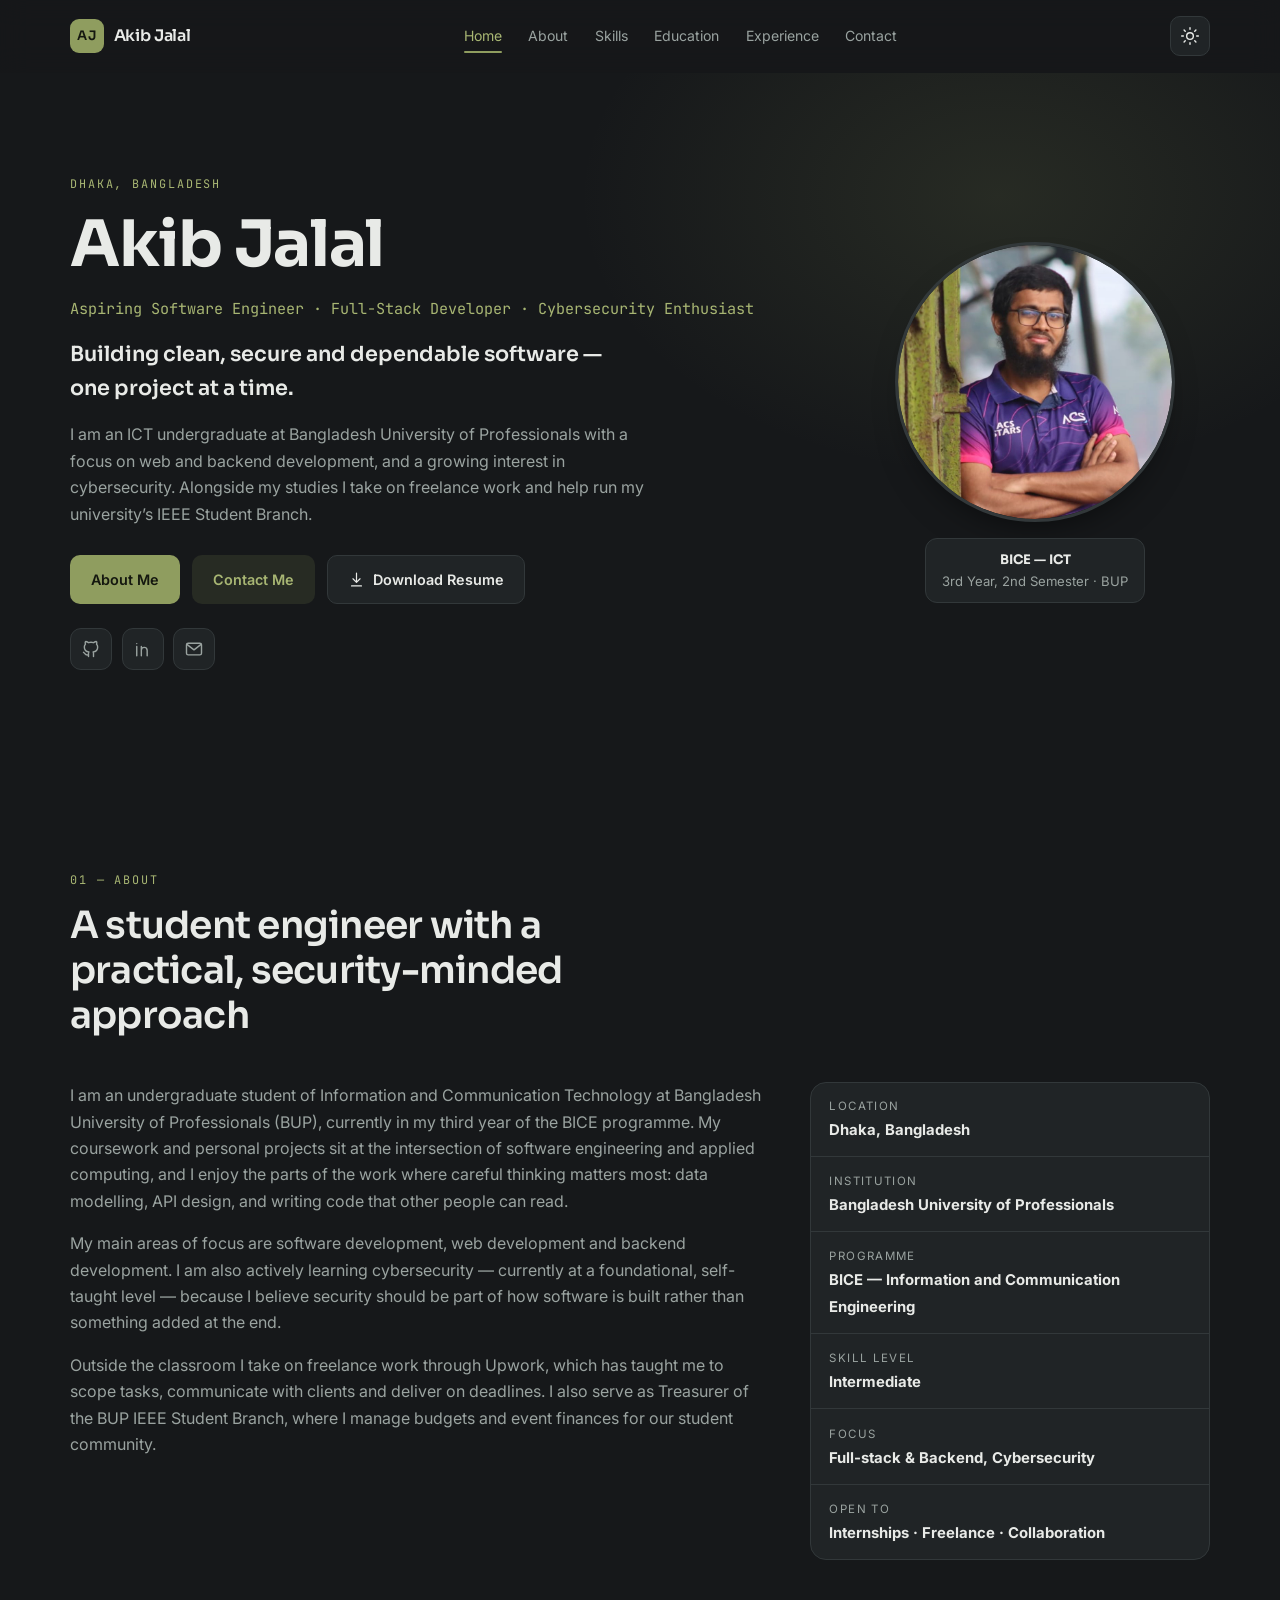
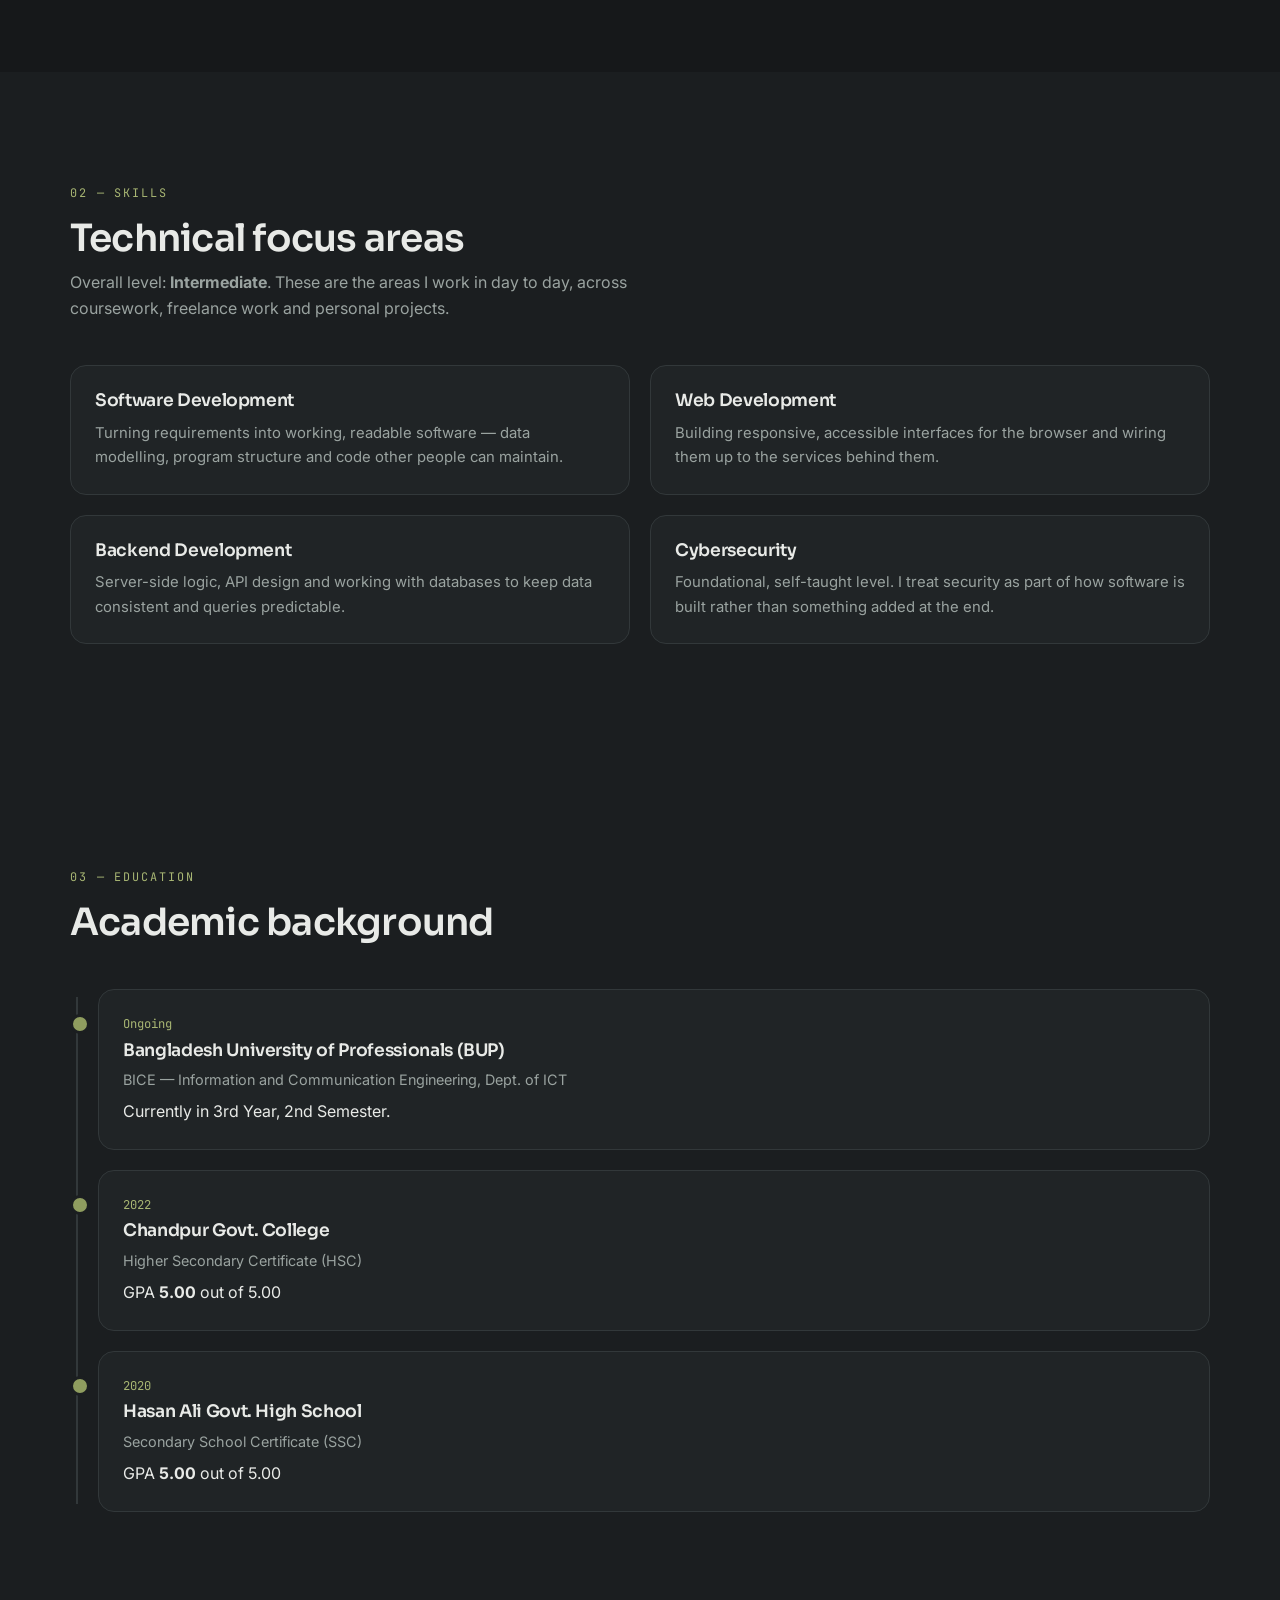
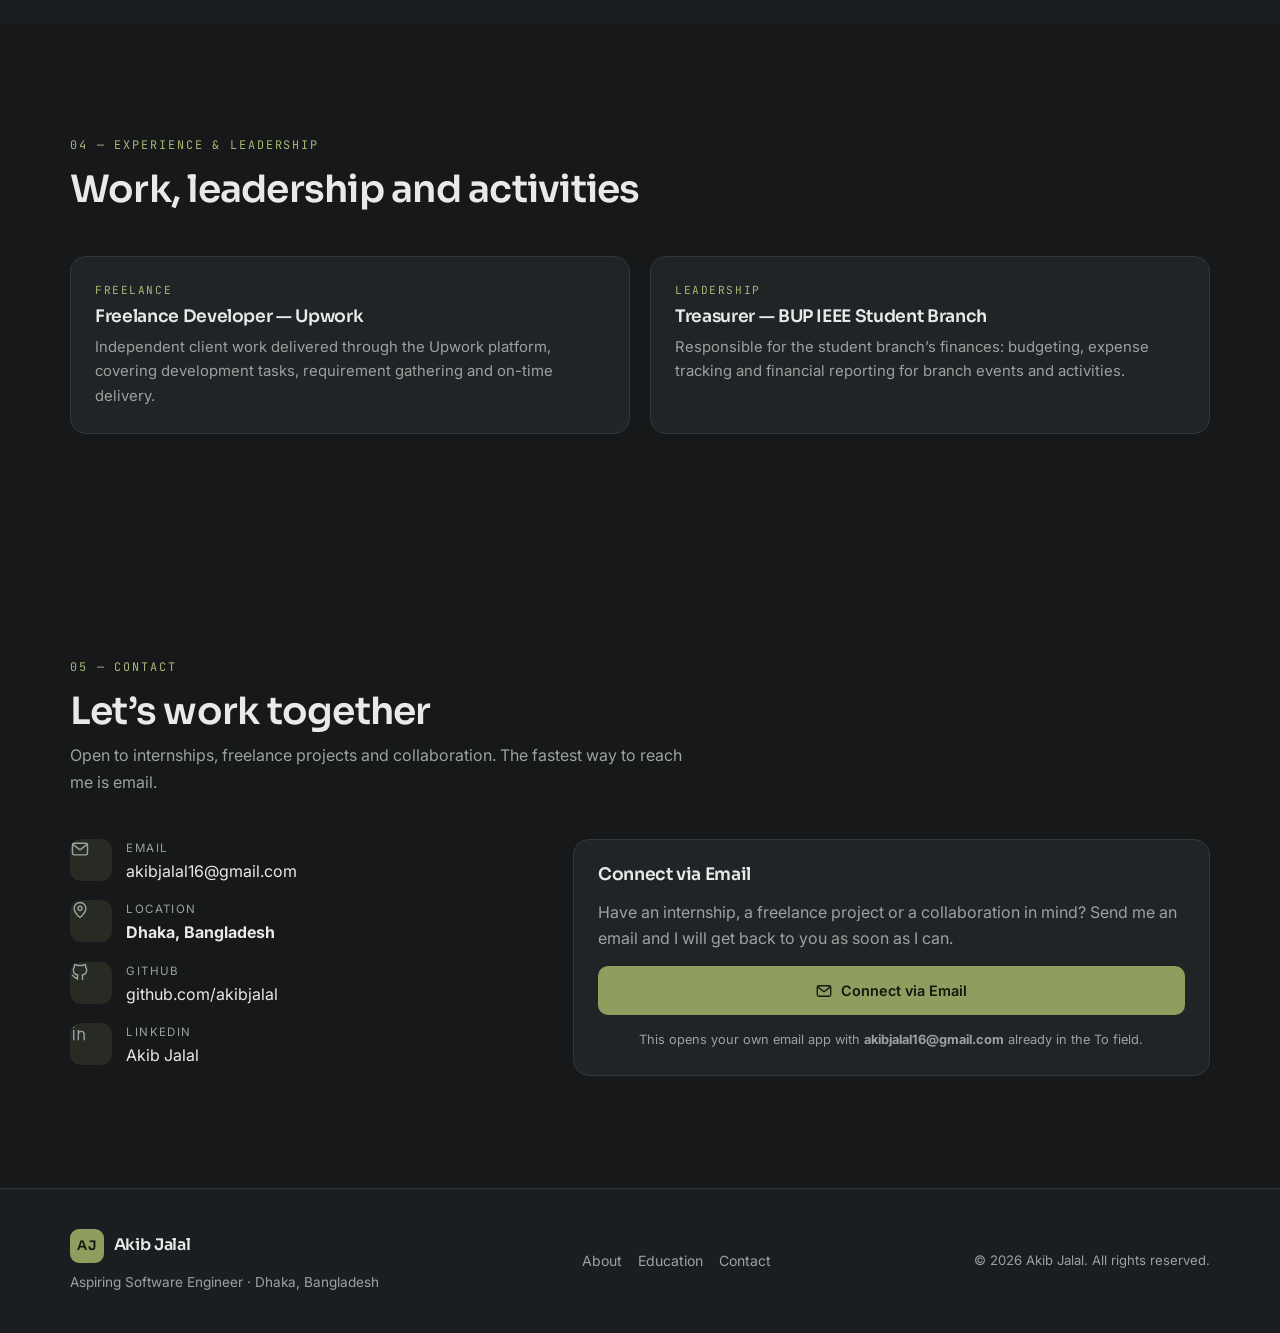
<file: index.html>
<!DOCTYPE html>
<html lang="en" data-theme="dark">
<head>
<meta charset="utf-8" />
<meta name="viewport" content="width=device-width, initial-scale=1" />
<title>Akib Jalal | Aspiring Software Engineer &amp; Developer</title>
<meta name="description" content="Portfolio of Akib Jalal, an ICT (BICE) student at Bangladesh University of Professionals interested in software engineering, full-stack web development and cybersecurity." />
<meta name="author" content="Akib Jalal" />
<meta name="keywords" content="Akib Jalal, software engineer, full-stack developer, web developer, cybersecurity, BUP, ICT, Dhaka, portfolio" />
<meta name="theme-color" content="#1c1e1c" />

<!-- Social preview -->
<meta property="og:type" content="website" />
<meta property="og:title" content="Akib Jalal | Aspiring Software Engineer &amp; Developer" />
<meta property="og:description" content="Student developer from Dhaka, Bangladesh. Full-stack web development and cybersecurity." />
<meta name="twitter:card" content="summary_large_image" />
<meta name="twitter:title" content="Akib Jalal | Aspiring Software Engineer &amp; Developer" />
<meta name="twitter:description" content="Student developer from Dhaka, Bangladesh. Full-stack web development and cybersecurity." />

<!-- Favicon placeholder: replace [data-uri] with your own -->
<link rel="icon" href="[data-uri]" type="image/svg+xml" />
<link rel="preconnect" href="https://fonts.googleapis.com" />
<link rel="preconnect" href="https://fonts.gstatic.com" crossorigin />
<link href="https://fonts.googleapis.com/css2?family=Sora:wght@400;600;700&family=Inter:wght@400;500;600&family=JetBrains+Mono:wght@400;500&display=swap" rel="stylesheet" />
<link rel="stylesheet" href="style.css" />
</head>
<body>
<a class="skip-link" href="#main">Skip to content</a>

<header class="nav" id="nav">
  <div class="container nav__inner">
    <a class="brand" href="#home">
      <span class="brand__mark">AJ</span>
      <span class="brand__text">Akib&nbsp;Jalal</span>
    </a>

    <nav class="nav__links" id="navLinks" aria-label="Primary">
      <a href="#home">Home</a>
      <a href="#about">About</a>
      <a href="#skills">Skills</a>
      <a href="#education">Education</a>
      <a href="#experience">Experience</a>
      <a href="#contact">Contact</a>
    </nav>

    <div class="nav__actions">
      <button class="icon-btn" id="themeToggle" type="button" aria-label="Toggle colour theme">
        <svg class="i-sun" viewBox="0 0 24 24" aria-hidden="true"><circle cx="12" cy="12" r="4"/><path d="M12 2v2M12 20v2M2 12h2M20 12h2M4.9 4.9l1.4 1.4M17.7 17.7l1.4 1.4M19.1 4.9l-1.4 1.4M6.3 17.7l-1.4 1.4"/></svg>
        <svg class="i-moon" viewBox="0 0 24 24" aria-hidden="true"><path d="M21 12.8A9 9 0 1 1 11.2 3a7 7 0 0 0 9.8 9.8z"/></svg>
      </button>
      <button class="icon-btn nav__burger" id="burger" type="button" aria-label="Open menu" aria-expanded="false" aria-controls="navLinks">
        <span></span><span></span><span></span>
      </button>
    </div>
  </div>
</header>

<main id="main">

  <!-- ============ HERO ============ -->
  <section class="hero" id="home">
    <div class="container hero__grid">
      <div class="hero__copy reveal">
        <p class="eyebrow">Dhaka, Bangladesh</p>
        <h1>Akib&nbsp;Jalal</h1>
        <p class="hero__title">Aspiring Software Engineer&nbsp;· Full-Stack Developer&nbsp;· Cybersecurity Enthusiast</p>
        <p class="hero__tagline">Building clean, secure and dependable software — one project at a time.</p>
        <p class="hero__intro">
          I am an ICT undergraduate at Bangladesh University of Professionals with a focus on
          web and backend development, and a growing interest in cybersecurity. Alongside my
          studies I take on freelance work and help run my university&rsquo;s IEEE Student Branch.
        </p>

        <div class="hero__cta">
          <a class="btn btn--primary" href="#about">About Me</a>
          <a class="btn btn--ghost" href="#contact">Contact Me</a>
          <!-- Replace [data-uri] with your real CV, keep the filename to avoid edits -->
          <a class="btn btn--outline" href="[data-uri]" download>
            <svg viewBox="0 0 24 24" aria-hidden="true"><path d="M12 3v12M7 11l5 5 5-5M5 21h14"/></svg>
            Download Resume
          </a>
        </div>

        <ul class="socials" aria-label="Professional profiles">
          <li><a class="social" href="https://github.com/akibjalal" target="_blank" rel="noopener noreferrer" aria-label="GitHub profile" title="GitHub">
            <svg viewBox="0 0 24 24" aria-hidden="true"><path d="M9 19c-4.3 1.4-4.3-2.5-6-3m12 5v-3.5c0-1 .1-1.4-.5-2 2.8-.3 5.5-1.4 5.5-6a4.6 4.6 0 0 0-1.3-3.2 4.2 4.2 0 0 0-.1-3.2s-1.1-.3-3.5 1.3a12 12 0 0 0-6.2 0C6.5 2.8 5.4 3.1 5.4 3.1a4.2 4.2 0 0 0-.1 3.2A4.6 4.6 0 0 0 4 9.5c0 4.6 2.7 5.7 5.5 6-.6.6-.6 1.2-.5 2V21"/></svg></a></li>
          <li><a class="social" href="https://www.linkedin.com/in/akib-jalal-54479b424" target="_blank" rel="noopener noreferrer" aria-label="LinkedIn profile" title="LinkedIn">
            <svg viewBox="0 0 24 24" aria-hidden="true"><path d="M4.5 9v11M4.5 5.5v.01M10 20V9m0 4.5c0-2 1.4-3.5 3.4-3.5S17 11.4 17 13.8V20"/></svg></a></li>
          <li><a class="social" href="mailto:akibjalal16@gmail.com" aria-label="Email Akib Jalal" title="Email">
            <svg viewBox="0 0 24 24" aria-hidden="true"><rect x="3" y="5" width="18" height="14" rx="2"/><path d="M3.5 6.5 12 13l8.5-6.5"/></svg></a></li>
        </ul>
      </div>

      <div class="hero__portrait reveal" aria-hidden="false">
        <div class="portrait">
          <img src="[data-uri]" alt="Portrait of Akib Jalal" width="800" height="800" />
        </div>
        <div class="portrait__badge">
          <strong>BICE &mdash; ICT</strong>
          <span>3rd Year, 2nd Semester &middot; BUP</span>
        </div>
      </div>
    </div>
  </section>

  <!-- ============ ABOUT ============ -->
  <section class="section" id="about">
    <div class="container">
      <header class="section__head reveal">
        <p class="eyebrow">01 &mdash; About</p>
        <h2>A student engineer with a practical, security-minded approach</h2>
      </header>

      <div class="about">
        <div class="about__text reveal">
          <p>
            I am an undergraduate student of Information and Communication Technology at
            Bangladesh University of Professionals (BUP), currently in my third year of the
            BICE programme. My coursework and personal projects sit at the intersection of
            software engineering and applied computing, and I enjoy the parts of the work
            where careful thinking matters most: data modelling, API design, and writing code
            that other people can read.
          </p>
          <p>
            My main areas of focus are software development, web development and backend
            development. I am also actively learning cybersecurity — currently at a foundational,
            self-taught level — because I believe security should be part of how software is
            built rather than something added at the end.
          </p>
          <p>
            Outside the classroom I take on freelance work through Upwork, which has taught me
            to scope tasks, communicate with clients and deliver on deadlines. I also serve as
            Treasurer of the BUP IEEE Student Branch, where I manage budgets and event finances
            for our student community.
          </p>
        </div>

        <ul class="about__facts reveal">
          <li><span>Location</span><strong>Dhaka, Bangladesh</strong></li>
          <li><span>Institution</span><strong>Bangladesh University of Professionals</strong></li>
          <li><span>Programme</span><strong>BICE &mdash; Information and Communication Engineering</strong></li>
          <li><span>Skill level</span><strong>Intermediate</strong></li>
          <li><span>Focus</span><strong>Full-stack &amp; Backend, Cybersecurity</strong></li>
          <li><span>Open to</span><strong>Internships &middot; Freelance &middot; Collaboration</strong></li>
        </ul>
      </div>
    </div>
  </section>

  <!-- ============ SKILLS ============ -->
  <section class="section section--alt" id="skills">
    <div class="container">
      <header class="section__head reveal">
        <p class="eyebrow">02 &mdash; Skills</p>
        <h2>Technical focus areas</h2>
        <p class="section__sub">
          Overall level: <strong>Intermediate</strong>. These are the areas I work in day to day,
          across coursework, freelance work and personal projects.
        </p>
      </header>

      <!-- To list a specific technology: add <li class="tag">Name</li> inside a card's <ul class="tags"> -->
      <div class="grid grid--2">
        <article class="card skill-card reveal">
          <h3>Software Development</h3>
          <p>Turning requirements into working, readable software — data modelling,
             program structure and code other people can maintain.</p>
        </article>
        <article class="card skill-card reveal">
          <h3>Web Development</h3>
          <p>Building responsive, accessible interfaces for the browser and wiring them
             up to the services behind them.</p>
        </article>
        <article class="card skill-card reveal">
          <h3>Backend Development</h3>
          <p>Server-side logic, API design and working with databases to keep data
             consistent and queries predictable.</p>
        </article>
        <article class="card skill-card reveal">
          <h3>Cybersecurity</h3>
          <p>Foundational, self-taught level. I treat security as part of how software is
             built rather than something added at the end.</p>
        </article>
      </div>
    </div>
  </section>

  <!-- ============ EDUCATION ============ -->
  <section class="section section--alt" id="education">
    <div class="container">
      <header class="section__head reveal">
        <p class="eyebrow">03 &mdash; Education</p>
        <h2>Academic background</h2>
      </header>

      <ol class="timeline">
        <li class="timeline__item reveal">
          <div class="card">
            <p class="timeline__when">Ongoing</p>
            <h3>Bangladesh University of Professionals (BUP)</h3>
            <p class="timeline__meta">BICE &mdash; Information and Communication Engineering, Dept. of ICT</p>
            <p>Currently in 3rd Year, 2nd Semester.</p>
          </div>
        </li>
        <li class="timeline__item reveal">
          <div class="card">
            <p class="timeline__when">2022</p>
            <h3>Chandpur Govt. College</h3>
            <p class="timeline__meta">Higher Secondary Certificate (HSC)</p>
            <p>GPA <strong>5.00</strong> out of 5.00</p>
          </div>
        </li>
        <li class="timeline__item reveal">
          <div class="card">
            <p class="timeline__when">2020</p>
            <h3>Hasan Ali Govt. High School</h3>
            <p class="timeline__meta">Secondary School Certificate (SSC)</p>
            <p>GPA <strong>5.00</strong> out of 5.00</p>
          </div>
        </li>
      </ol>
    </div>
  </section>

  <!-- ============ EXPERIENCE ============ -->
  <section class="section" id="experience">
    <div class="container">
      <header class="section__head reveal">
        <p class="eyebrow">04 &mdash; Experience &amp; Leadership</p>
        <h2>Work, leadership and activities</h2>
      </header>

      <div class="grid grid--2">
        <article class="card exp reveal">
          <p class="exp__kind">Freelance</p>
          <h3>Freelance Developer &mdash; Upwork</h3>
          <p>Independent client work delivered through the Upwork platform, covering
             development tasks, requirement gathering and on-time delivery.</p>
        </article>

        <article class="card exp reveal">
          <p class="exp__kind">Leadership</p>
          <h3>Treasurer &mdash; BUP IEEE Student Branch</h3>
          <p>Responsible for the student branch&rsquo;s finances: budgeting, expense tracking
             and financial reporting for branch events and activities.</p>
        </article>
      </div>
    </div>
  </section>

  <!-- ============ CONTACT ============ -->
  <section class="section" id="contact">
    <div class="container">
      <header class="section__head reveal">
        <p class="eyebrow">05 &mdash; Contact</p>
        <h2>Let&rsquo;s work together</h2>
        <p class="section__sub">Open to internships, freelance projects and collaboration. The
           fastest way to reach me is email.</p>
      </header>

      <div class="contact">
        <ul class="contact__details reveal">
          <li>
            <span class="contact__ico"><svg viewBox="0 0 24 24" aria-hidden="true"><rect x="3" y="5" width="18" height="14" rx="2"/><path d="M3.5 6.5 12 13l8.5-6.5"/></svg></span>
            <div><span>Email</span><a href="mailto:akibjalal16@gmail.com">akibjalal16@gmail.com</a></div>
          </li>
          <li>
            <span class="contact__ico"><svg viewBox="0 0 24 24" aria-hidden="true"><path d="M12 21s7-5.6 7-11a7 7 0 1 0-14 0c0 5.4 7 11 7 11z"/><circle cx="12" cy="10" r="2.5"/></svg></span>
            <div><span>Location</span><strong>Dhaka, Bangladesh</strong></div>
          </li>
          <li>
            <span class="contact__ico"><svg viewBox="0 0 24 24" aria-hidden="true"><path d="M9 19c-4.3 1.4-4.3-2.5-6-3m12 5v-3.5c0-1 .1-1.4-.5-2 2.8-.3 5.5-1.4 5.5-6a4.6 4.6 0 0 0-1.3-3.2 4.2 4.2 0 0 0-.1-3.2s-1.1-.3-3.5 1.3a12 12 0 0 0-6.2 0C6.5 2.8 5.4 3.1 5.4 3.1a4.2 4.2 0 0 0-.1 3.2A4.6 4.6 0 0 0 4 9.5c0 4.6 2.7 5.7 5.5 6-.6.6-.6 1.2-.5 2V21"/></svg></span>
            <div><span>GitHub</span><a href="https://github.com/akibjalal" target="_blank" rel="noopener noreferrer">github.com/akibjalal</a></div>
          </li>
          <li>
            <span class="contact__ico"><svg viewBox="0 0 24 24" aria-hidden="true"><path d="M4.5 9v11M4.5 5.5v.01M10 20V9m0 4.5c0-2 1.4-3.5 3.4-3.5S17 11.4 17 13.8V20"/></svg></span>
            <div><span>LinkedIn</span><a href="https://www.linkedin.com/in/akib-jalal-54479b424" target="_blank" rel="noopener noreferrer">Akib Jalal</a></div>
          </li>
        </ul>

        <!-- No backend required: opens the visitor's own email client -->
        <div class="card contact__cta reveal">
          <h3>Connect via Email</h3>
          <p>Have an internship, a freelance project or a collaboration in mind? Send me an
             email and I will get back to you as soon as I can.</p>
          <a class="btn btn--primary btn--block" href="mailto:akibjalal16@gmail.com?subject=Hello%20Akib">
            <svg viewBox="0 0 24 24" aria-hidden="true"><rect x="3" y="5" width="18" height="14" rx="2"/><path d="M3.5 6.5 12 13l8.5-6.5"/></svg>
            Connect via Email
          </a>
          <p class="form-note">This opens your own email app with <strong>akibjalal16@gmail.com</strong> already in the To field.</p>
        </div>
      </div>
    </div>
  </section>
</main>

<footer class="footer">
  <div class="container footer__inner">
    <div>
      <a class="brand" href="#home"><span class="brand__mark">AJ</span><span class="brand__text">Akib Jalal</span></a>
      <p class="footer__note">Aspiring Software Engineer · Dhaka, Bangladesh</p>
    </div>
    <nav class="footer__links" aria-label="Footer">
      <a href="#about">About</a><a href="#education">Education</a><a href="#contact">Contact</a>
    </nav>
    <p class="footer__copy">&copy; <span id="year">2026</span> Akib Jalal. All rights reserved.</p>
  </div>
</footer>

<script>
/* =========================================================
   Akib Jalal — Portfolio behaviour
   Plain JavaScript, no dependencies, no backend.
   ========================================================= */
(function () {
  "use strict";

  /* ---------- 1. Theme (dark is the default) ---------- */
  var root = document.documentElement;
  var THEME_KEY = "aj-theme";

  try {
    var saved = localStorage.getItem(THEME_KEY);
    if (saved === "light" || saved === "dark") root.setAttribute("data-theme", saved);
  } catch (e) { /* storage unavailable — keep the default theme */ }

  var themeToggle = document.getElementById("themeToggle");
  themeToggle.addEventListener("click", function () {
    var next = root.getAttribute("data-theme") === "light" ? "dark" : "light";
    root.setAttribute("data-theme", next);
    try { localStorage.setItem(THEME_KEY, next); } catch (e) {}
  });

  /* ---------- 2. Mobile navigation ---------- */
  var burger = document.getElementById("burger");
  var navLinks = document.getElementById("navLinks");

  function closeMenu() {
    navLinks.classList.remove("is-open");
    burger.setAttribute("aria-expanded", "false");
    burger.setAttribute("aria-label", "Open menu");
  }

  burger.addEventListener("click", function () {
    var open = navLinks.classList.toggle("is-open");
    burger.setAttribute("aria-expanded", String(open));
    burger.setAttribute("aria-label", open ? "Close menu" : "Open menu");
  });

  navLinks.addEventListener("click", function (event) {
    if (event.target.tagName === "A") closeMenu();
  });

  document.addEventListener("keydown", function (event) {
    if (event.key === "Escape") closeMenu();
  });

  /* ---------- 3. Sticky header state ---------- */
  var nav = document.getElementById("nav");
  function onScroll() {
    nav.classList.toggle("is-scrolled", window.scrollY > 8);
  }
  onScroll();
  window.addEventListener("scroll", onScroll, { passive: true });

  /* ---------- 4. Reveal on scroll ---------- */
  var revealables = document.querySelectorAll(".reveal");
  if ("IntersectionObserver" in window) {
    var revealObserver = new IntersectionObserver(function (entries) {
      entries.forEach(function (entry, index) {
        if (!entry.isIntersecting) return;
        entry.target.style.transitionDelay = Math.min(index * 60, 240) + "ms";
        entry.target.classList.add("is-visible");
        revealObserver.unobserve(entry.target);
      });
    }, { threshold: 0.12, rootMargin: "0px 0px -60px" });

    revealables.forEach(function (el) { revealObserver.observe(el); });
  } else {
    revealables.forEach(function (el) { el.classList.add("is-visible"); });
  }

  /* ---------- 5. Highlight the section currently in view ---------- */
  var links = Array.prototype.slice.call(navLinks.querySelectorAll("a"));
  var sections = links
    .map(function (link) { return document.querySelector(link.getAttribute("href")); })
    .filter(Boolean);

  if ("IntersectionObserver" in window && sections.length) {
    var sectionObserver = new IntersectionObserver(function (entries) {
      entries.forEach(function (entry) {
        if (!entry.isIntersecting) return;
        links.forEach(function (link) {
          link.classList.toggle("is-active", link.getAttribute("href") === "#" + entry.target.id);
        });
      });
    }, { rootMargin: "-45% 0px -50% 0px" });

    sections.forEach(function (section) { sectionObserver.observe(section); });
  }

  /* ---------- 6. Placeholder links stay inert until real URLs are added ---------- */
  document.querySelectorAll("[data-placeholder]").forEach(function (el) {
    el.addEventListener("click", function (event) { event.preventDefault(); });
  });

  /* ---------- 7. Footer year ---------- */
  document.getElementById("year").textContent = String(new Date().getFullYear());
})();

</script>
</body>
</html>
</file>
<file: style.css>
/* =========================================================
   Akib Jalal — Portfolio stylesheet
   Palette: charcoal grey + dark olive. Dark mode is default.
   ========================================================= */

/* ---------- Design tokens ---------- */
:root,
[data-theme="dark"] {
  --bg:            #16181a;
  --bg-alt:        #1b1e20;
  --surface:       #202426;
  --surface-2:     #262b2c;
  --border:        #32383a;
  --text:          #e8eae7;
  --text-muted:    #9aa3a0;
  --accent:        #8f9d5f;   /* dark olive */
  --accent-strong: #a8b673;
  --accent-soft:   rgba(143, 157, 95, 0.14);
  --accent-fg:     #14170f;
  --shadow:        0 18px 40px -24px rgba(0, 0, 0, 0.85);
  --ring:          rgba(143, 157, 95, 0.45);
}

[data-theme="light"] {
  --bg:            #f6f6f3;
  --bg-alt:        #efefe9;
  --surface:       #ffffff;
  --surface-2:     #f2f3ed;
  --border:        #dcdcd3;
  --text:          #23272a;
  --text-muted:    #5f6a66;
  --accent:        #5d6b34;
  --accent-strong: #4a5629;
  --accent-soft:   rgba(93, 107, 52, 0.12);
  --accent-fg:     #ffffff;
  --shadow:        0 18px 40px -28px rgba(30, 35, 30, 0.45);
  --ring:          rgba(93, 107, 52, 0.35);
}

* { box-sizing: border-box; }

html {
  scroll-behavior: smooth;
  scroll-padding-top: 88px;
  -webkit-text-size-adjust: 100%;
}

body {
  margin: 0;
  background: var(--bg);
  color: var(--text);
  font-family: "Inter", system-ui, -apple-system, "Segoe UI", sans-serif;
  font-size: 16px;
  line-height: 1.65;
  overflow-x: hidden;
  transition: background-color .3s ease, color .3s ease;
}

h1, h2, h3 {
  font-family: "Sora", "Inter", sans-serif;
  line-height: 1.2;
  letter-spacing: -0.02em;
  margin: 0 0 .5rem;
}
h1 { font-size: clamp(2.4rem, 6vw, 4rem); font-weight: 700; }
h2 { font-size: clamp(1.6rem, 3.4vw, 2.35rem); font-weight: 600; }
h3 { font-size: 1.08rem; font-weight: 600; }
p  { margin: 0 0 1rem; }
a  { color: inherit; text-decoration: none; }
img { max-width: 100%; display: block; }
ul, ol { margin: 0; padding: 0; list-style: none; }

svg {
  width: 20px; height: 20px;
  fill: none; stroke: currentColor;
  stroke-width: 1.7; stroke-linecap: round; stroke-linejoin: round;
}

:focus-visible {
  outline: 2px solid var(--accent-strong);
  outline-offset: 3px;
  border-radius: 6px;
}

.skip-link {
  position: absolute; left: -9999px; top: 0; z-index: 200;
  background: var(--accent); color: var(--accent-fg);
  padding: .6rem 1rem; border-radius: 0 0 8px 0;
}
.skip-link:focus { left: 0; }

.container {
  width: min(1140px, 100% - 2.5rem);
  margin-inline: auto;
}

.eyebrow {
  font-family: "JetBrains Mono", monospace;
  font-size: .74rem;
  letter-spacing: .16em;
  text-transform: uppercase;
  color: var(--accent-strong);
  margin-bottom: .75rem;
}
.muted { color: var(--text-muted); font-weight: 500; }

/* ---------- Navigation ---------- */
.nav {
  position: sticky; top: 0; z-index: 100;
  background: color-mix(in srgb, var(--bg) 82%, transparent);
  backdrop-filter: blur(14px);
  border-bottom: 1px solid transparent;
  transition: border-color .25s ease, background-color .25s ease;
}
.nav.is-scrolled { border-bottom-color: var(--border); }

.nav__inner {
  display: flex; align-items: center; justify-content: space-between;
  gap: 1rem; height: 72px;
}

.brand { display: inline-flex; align-items: center; gap: .6rem; font-weight: 600; }
.brand__mark {
  display: grid; place-items: center;
  width: 34px; height: 34px; border-radius: 9px;
  background: var(--accent); color: var(--accent-fg);
  font-family: "Sora", sans-serif; font-size: .82rem; letter-spacing: .04em;
}
.brand__text { font-family: "Sora", sans-serif; letter-spacing: -0.01em; }

.nav__links { display: flex; align-items: center; gap: .25rem; }
.nav__links a {
  position: relative;
  padding: .5rem .7rem; border-radius: 8px;
  font-size: .88rem; color: var(--text-muted);
  transition: color .2s ease, background-color .2s ease;
}
.nav__links a:hover { color: var(--text); background: var(--surface-2); }
.nav__links a.is-active { color: var(--accent-strong); }
.nav__links a.is-active::after {
  content: ""; position: absolute; left: .7rem; right: .7rem; bottom: .18rem;
  height: 2px; border-radius: 2px; background: var(--accent);
}

.nav__actions { display: flex; align-items: center; gap: .5rem; }

.icon-btn {
  display: grid; place-items: center;
  width: 40px; height: 40px;
  border: 1px solid var(--border); border-radius: 10px;
  background: var(--surface); color: var(--text);
  cursor: pointer;
  transition: border-color .2s ease, background-color .2s ease, transform .2s ease;
}
.icon-btn:hover { border-color: var(--accent); transform: translateY(-1px); }

[data-theme="dark"] .i-sun  { display: block; }
[data-theme="dark"] .i-moon { display: none; }
[data-theme="light"] .i-sun  { display: none; }
[data-theme="light"] .i-moon { display: block; }

.nav__burger { display: none; flex-direction: column; gap: 4px; }
.nav__burger span {
  width: 17px; height: 2px; border-radius: 2px; background: currentColor;
  transition: transform .25s ease, opacity .2s ease;
}
.nav__burger[aria-expanded="true"] span:nth-child(1) { transform: translateY(6px) rotate(45deg); }
.nav__burger[aria-expanded="true"] span:nth-child(2) { opacity: 0; }
.nav__burger[aria-expanded="true"] span:nth-child(3) { transform: translateY(-6px) rotate(-45deg); }

/* ---------- Buttons ---------- */
.btn {
  display: inline-flex; align-items: center; justify-content: center; gap: .5rem;
  padding: .72rem 1.25rem;
  border: 1px solid transparent; border-radius: 10px;
  font-size: .9rem; font-weight: 600; cursor: pointer;
  transition: transform .2s ease, background-color .2s ease,
              border-color .2s ease, color .2s ease, box-shadow .2s ease;
}
.btn svg { width: 17px; height: 17px; }
.btn:hover { transform: translateY(-2px); }
.btn--primary { background: var(--accent); color: var(--accent-fg); }
.btn--primary:hover { background: var(--accent-strong); box-shadow: 0 10px 24px -14px var(--ring); }
.btn--outline { border-color: var(--border); background: var(--surface); color: var(--text); }
.btn--outline:hover { border-color: var(--accent); color: var(--accent-strong); }
.btn--ghost { background: var(--accent-soft); color: var(--accent-strong); }
.btn--ghost:hover { background: color-mix(in srgb, var(--accent) 24%, transparent); }
.btn--sm { padding: .5rem .9rem; font-size: .82rem; }
.btn--block { width: 100%; }

[data-placeholder] { opacity: .55; cursor: not-allowed; }
[data-placeholder]:hover { transform: none; }

/* ---------- Sections ---------- */
.section { padding: clamp(4rem, 9vw, 7rem) 0; }
.section--alt { background: var(--bg-alt); }
.section__head { max-width: 62ch; margin-bottom: 2.75rem; }
.section__sub { color: var(--text-muted); margin-top: .5rem; }

.card {
  background: var(--surface);
  border: 1px solid var(--border);
  border-radius: 16px;
  padding: 1.5rem;
  transition: transform .25s ease, border-color .25s ease, box-shadow .25s ease;
}

.grid { display: grid; gap: 1.25rem; }
.grid--2 { grid-template-columns: repeat(auto-fit, minmax(280px, 1fr)); }
@media (min-width: 720px) { .grid--2 { grid-template-columns: 1fr 1fr; } }
.grid--3 { grid-template-columns: repeat(auto-fill, minmax(290px, 1fr)); }

/* ---------- Hero ---------- */
.hero {
  position: relative;
  padding: clamp(3.5rem, 8vw, 6.5rem) 0 clamp(3.5rem, 7vw, 6rem);
  overflow: hidden;
}
.hero::before {
  content: ""; position: absolute; inset: 0;
  background:
    radial-gradient(60ch 40ch at 78% 18%, var(--accent-soft), transparent 70%);
  pointer-events: none;
}
.hero__grid {
  position: relative;
  display: grid; grid-template-columns: 1.35fr .65fr;
  gap: clamp(2rem, 5vw, 4rem); align-items: center;
}
.hero__title {
  font-family: "JetBrains Mono", monospace;
  font-size: clamp(.82rem, 1.6vw, .95rem);
  color: var(--accent-strong);
  margin: .75rem 0 1rem;
}
.hero__tagline {
  font-family: "Sora", sans-serif;
  font-size: clamp(1.05rem, 2.2vw, 1.3rem);
  font-weight: 600;
  max-width: 34ch;
}
.hero__intro { color: var(--text-muted); max-width: 58ch; }
.hero__cta { display: flex; flex-wrap: wrap; gap: .75rem; margin: 1.75rem 0 1.5rem; }

.socials { display: flex; flex-wrap: wrap; gap: .6rem; }
.social {
  display: grid; place-items: center;
  width: 42px; height: 42px;
  border: 1px solid var(--border); border-radius: 11px;
  background: var(--surface); color: var(--text-muted);
  transition: color .2s ease, border-color .2s ease, transform .2s ease;
}
.social:hover { color: var(--accent-strong); border-color: var(--accent); transform: translateY(-2px); }

.hero__portrait { display: grid; gap: 1rem; justify-items: center; }
.portrait {
  width: min(280px, 62vw); aspect-ratio: 1 / 1;
  border: 3px solid var(--border); border-radius: 50%;
  background: var(--surface); overflow: hidden;
  box-shadow: var(--shadow);
}
.portrait img {
  display: block; width: 100%; height: 100%;
  object-fit: cover; object-position: 50% 32%;
  border-radius: 50%;
}
.portrait__placeholder {
  width: 100%; height: 100%;
  display: grid; place-content: center; justify-items: center; gap: .6rem;
  color: var(--text-muted);
  background:
    repeating-linear-gradient(135deg, transparent 0 12px, var(--surface-2) 12px 13px);
  font-size: .8rem; letter-spacing: .06em; text-transform: uppercase;
}
.portrait__placeholder svg { width: 44px; height: 44px; stroke-width: 1.2; }
.portrait__badge {
  text-align: center; font-size: .82rem; color: var(--text-muted);
  border: 1px solid var(--border); border-radius: 12px;
  padding: .6rem 1rem; background: var(--surface);
}
.portrait__badge strong { display: block; color: var(--text); font-family: "Sora", sans-serif; }

/* ---------- About ---------- */
.about { display: grid; grid-template-columns: 1.4fr .8fr; gap: 2.5rem; align-items: start; }
.about__text p { color: var(--text-muted); }
.about__facts {
  display: grid; gap: .1rem;
  border: 1px solid var(--border); border-radius: 16px; overflow: hidden;
  background: var(--surface);
}
.about__facts li { padding: .85rem 1.15rem; border-bottom: 1px solid var(--border); }
.about__facts li:last-child { border-bottom: 0; }
.about__facts span {
  display: block; font-size: .72rem; letter-spacing: .12em;
  text-transform: uppercase; color: var(--text-muted);
}
.about__facts strong { font-size: .93rem; }

/* ---------- Skills ---------- */
.skill-card:hover { transform: translateY(-3px); border-color: var(--accent); }
.skill-card h3 { margin-bottom: .6rem; }
.skill-card p { margin: 0; color: var(--text-muted); font-size: .93rem; }
.tags { display: flex; flex-wrap: wrap; gap: .45rem; }
.tag {
  font-family: "JetBrains Mono", monospace; font-size: .74rem;
  padding: .3rem .6rem; border-radius: 7px;
  background: var(--accent-soft); color: var(--accent-strong);
}
.tag--empty {
  background: transparent; color: var(--text-muted);
  border: 1px dashed var(--border);
}

/* ---------- Projects ---------- */
.project { display: flex; flex-direction: column; padding: 0; overflow: hidden; }
.project:hover { transform: translateY(-4px); border-color: var(--accent); box-shadow: var(--shadow); }
.project__thumb {
  aspect-ratio: 16 / 10;
  display: grid; place-content: center; justify-items: center; gap: .4rem;
  background: var(--surface-2); color: var(--text-muted);
  border-bottom: 1px solid var(--border);
  font-size: .74rem; letter-spacing: .1em; text-transform: uppercase;
}
.project__thumb svg { width: 34px; height: 34px; stroke-width: 1.2; }
.project img.project__thumb { object-fit: cover; width: 100%; }
.project__body { padding: 1.25rem 1.25rem .5rem; flex: 1; }
.project__body p { color: var(--text-muted); font-size: .92rem; }
.project__role { font-size: .84rem !important; }
.project__role span {
  font-family: "JetBrains Mono", monospace; font-size: .7rem;
  letter-spacing: .1em; text-transform: uppercase; color: var(--accent-strong);
  margin-right: .45rem;
}
.project__actions { display: flex; gap: .6rem; padding: 0 1.25rem 1.25rem; }

/* ---------- Timeline ---------- */
.timeline { position: relative; display: grid; gap: 1.25rem; padding-left: 1.75rem; }
.timeline::before {
  content: ""; position: absolute; left: 6px; top: 8px; bottom: 8px;
  width: 2px; background: var(--border);
}
.timeline__item { position: relative; }
.timeline__item::before {
  content: ""; position: absolute; left: -1.75rem; top: 1.6rem;
  width: 14px; height: 14px; border-radius: 50%;
  background: var(--accent); border: 3px solid var(--bg-alt);
}
.timeline__when {
  font-family: "JetBrains Mono", monospace; font-size: .76rem;
  color: var(--accent-strong); margin-bottom: .35rem;
}
.timeline__meta { color: var(--text-muted); font-size: .9rem; margin-bottom: .4rem; }
.timeline .card p:last-child { margin-bottom: 0; }

/* ---------- Experience ---------- */
.exp:hover { transform: translateY(-3px); border-color: var(--accent); }
.exp__kind {
  font-family: "JetBrains Mono", monospace; font-size: .7rem;
  letter-spacing: .14em; text-transform: uppercase;
  color: var(--accent-strong); margin-bottom: .4rem;
}
.exp p:last-child { margin-bottom: 0; color: var(--text-muted); font-size: .93rem; }
.exp--empty { border-style: dashed; }

/* ---------- Empty state ---------- */
.empty-state {
  text-align: center; border-style: dashed;
  padding: 3rem 1.5rem; color: var(--text-muted);
}
.empty-state svg { width: 38px; height: 38px; margin: 0 auto .75rem; stroke-width: 1.3; color: var(--accent-strong); }
.empty-state h3 { color: var(--text); }
.empty-state p { margin: 0; }

/* ---------- Contact ---------- */
.contact { display: grid; grid-template-columns: .85fr 1.15fr; gap: 2rem; align-items: start; }
.contact__details { display: grid; gap: 1rem; }
.contact__details li { display: flex; gap: .9rem; align-items: flex-start; }
.contact__ico {
  display: grid; place-items: center; flex: none;
  width: 42px; height: 42px; border-radius: 11px;
  background: var(--accent-soft); color: var(--accent-strong);
}
.contact__details span {
  display: block; font-size: .72rem; letter-spacing: .12em;
  text-transform: uppercase; color: var(--text-muted);
}
.contact__details a:hover { color: var(--accent-strong); }

.contact__form { display: grid; gap: 1rem; }
.contact__cta { display: grid; gap: .9rem; align-content: start; }
.contact__cta h3 { margin: 0; }
.contact__cta p { margin: 0; color: var(--text-muted); }
.contact__cta .btn svg { width: 18px; height: 18px; }
.field { display: grid; gap: .35rem; }
.field label { font-size: .82rem; font-weight: 600; color: var(--text-muted); }
.field input, .field textarea {
  width: 100%; padding: .7rem .85rem;
  background: var(--bg); color: var(--text);
  border: 1px solid var(--border); border-radius: 10px;
  font: inherit; font-size: .92rem; resize: vertical;
  transition: border-color .2s ease, box-shadow .2s ease;
}
.field input:focus, .field textarea:focus {
  outline: none; border-color: var(--accent);
  box-shadow: 0 0 0 3px var(--ring);
}
.field input[aria-invalid="true"], .field textarea[aria-invalid="true"] { border-color: #c86a5a; }
.form-note { margin: 0; font-size: .8rem; color: var(--text-muted); text-align: center; }

/* ---------- Footer ---------- */
.footer { border-top: 1px solid var(--border); background: var(--bg-alt); padding: 2.5rem 0; }
.footer__inner {
  display: flex; flex-wrap: wrap; gap: 1.25rem;
  align-items: center; justify-content: space-between;
}
.footer__note { margin: .5rem 0 0; font-size: .85rem; color: var(--text-muted); }
.footer__links { display: flex; flex-wrap: wrap; gap: 1rem; font-size: .88rem; color: var(--text-muted); }
.footer__links a:hover { color: var(--accent-strong); }
.footer__copy { margin: 0; font-size: .82rem; color: var(--text-muted); }

/* ---------- Reveal animation ---------- */
.reveal {
  opacity: 0; transform: translateY(18px);
  transition: opacity .6s ease, transform .6s ease;
}
.reveal.is-visible { opacity: 1; transform: none; }

@media (prefers-reduced-motion: reduce) {
  html { scroll-behavior: auto; }
  *, *::before, *::after {
    animation-duration: .001ms !important;
    transition-duration: .001ms !important;
  }
  .reveal { opacity: 1; transform: none; }
}

/* ---------- Responsive ---------- */
@media (max-width: 980px) {
  .hero__grid { grid-template-columns: 1fr; }
  .hero__portrait { justify-items: start; }
  .about, .contact { grid-template-columns: 1fr; }
}

@media (max-width: 860px) {
  .nav__burger { display: flex; }
  .nav__links {
    position: fixed; inset: 72px 0 auto;
    flex-direction: column; align-items: stretch; gap: 0;
    background: var(--bg); border-bottom: 1px solid var(--border);
    padding: .75rem 1.25rem 1.25rem;
    transform: translateY(-12px); opacity: 0; pointer-events: none;
    transition: opacity .22s ease, transform .22s ease;
    max-height: calc(100vh - 72px); overflow-y: auto;
  }
  .nav__links.is-open { transform: none; opacity: 1; pointer-events: auto; }
  .nav__links a { padding: .8rem .5rem; font-size: .95rem; border-radius: 8px; }
  .nav__links a.is-active::after { display: none; }
}

@media (max-width: 520px) {
  .container { width: min(1140px, 100% - 1.75rem); }
  .hero__cta .btn { flex: 1 1 100%; }
  .footer__inner { flex-direction: column; align-items: flex-start; }
}
</file>
